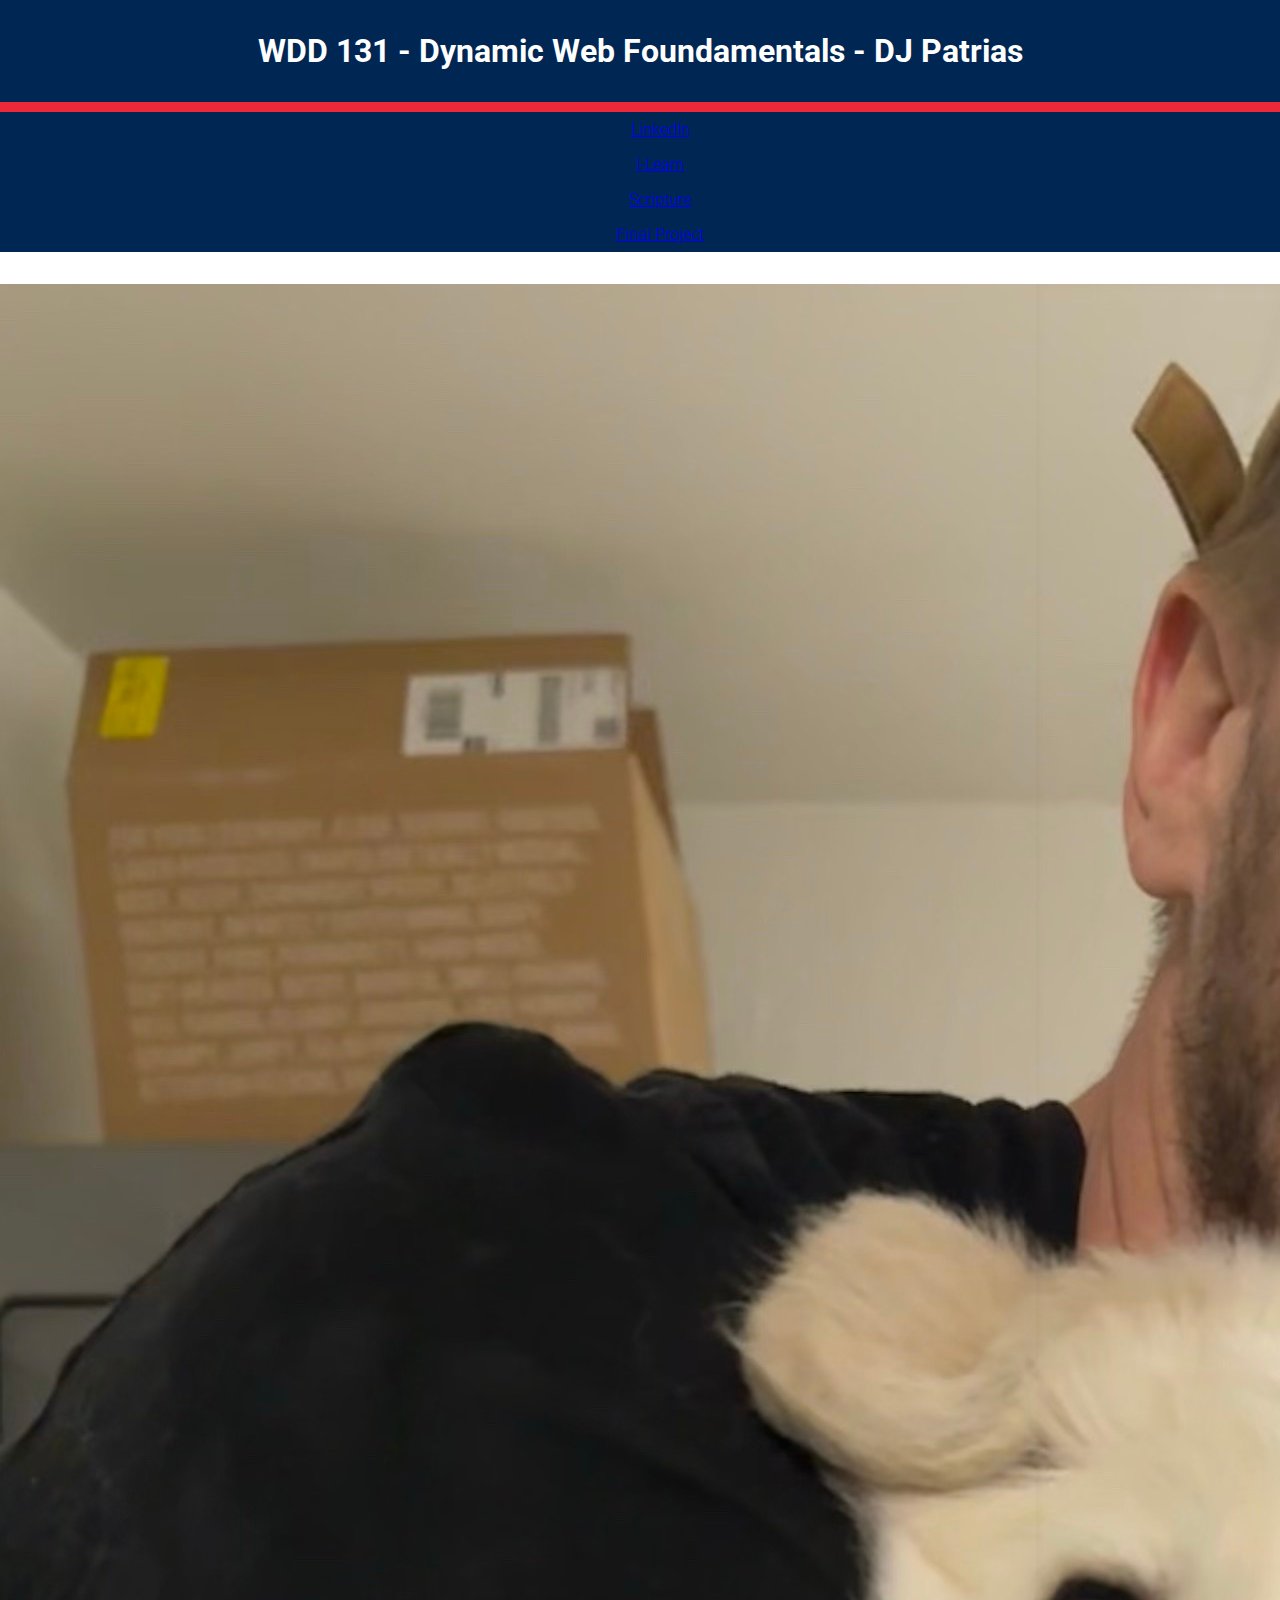
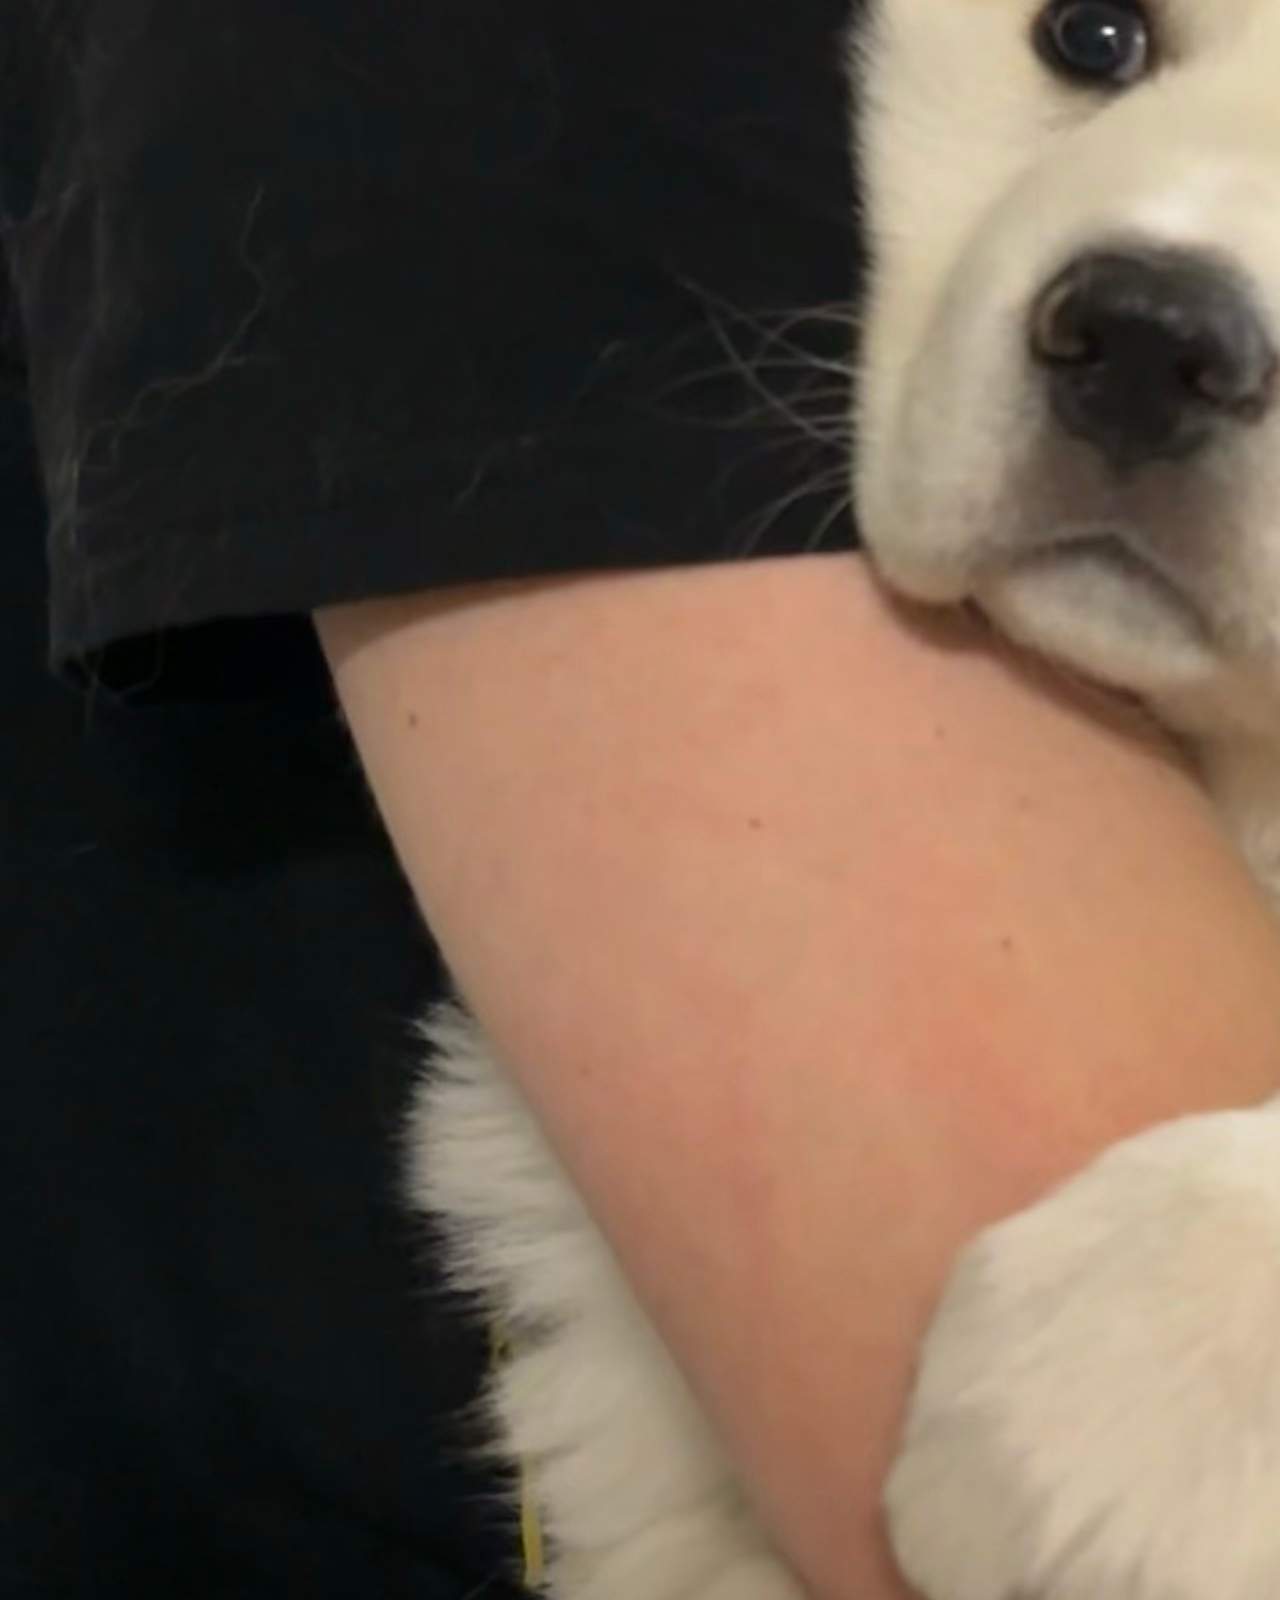
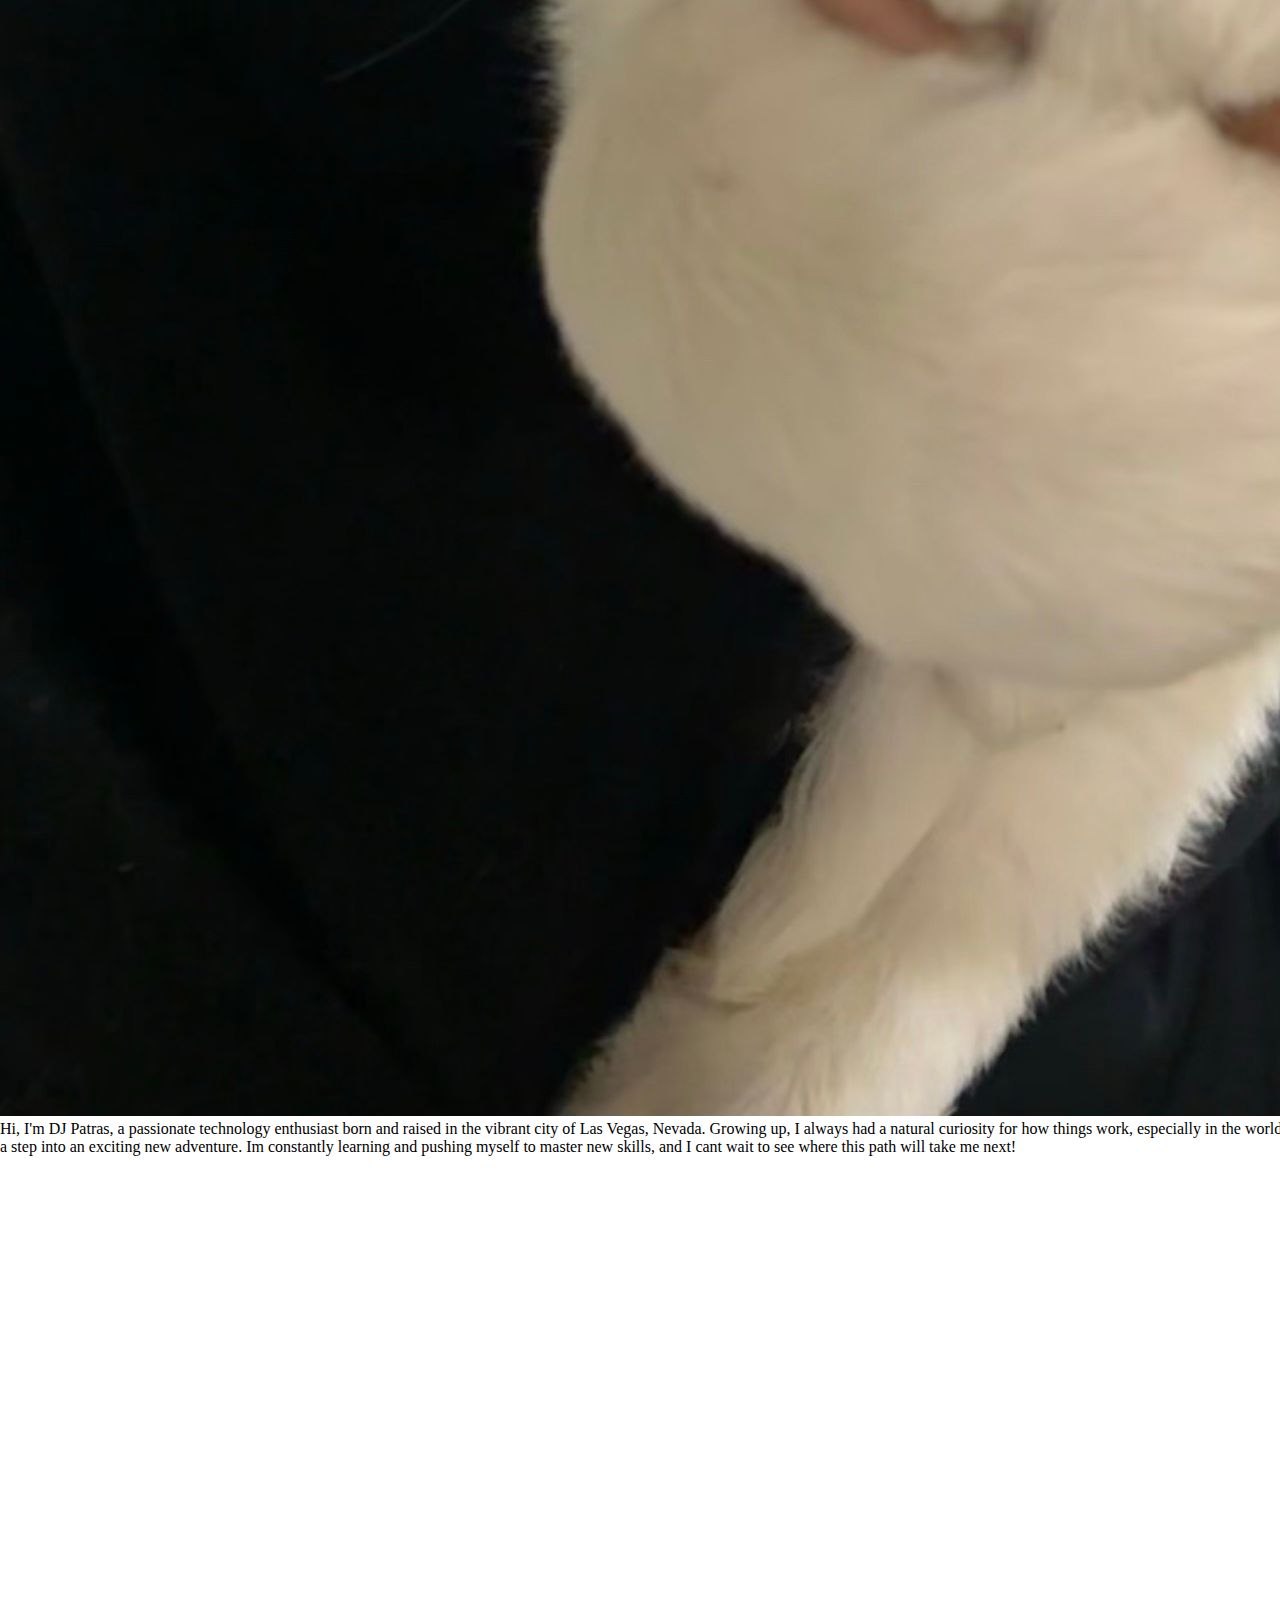
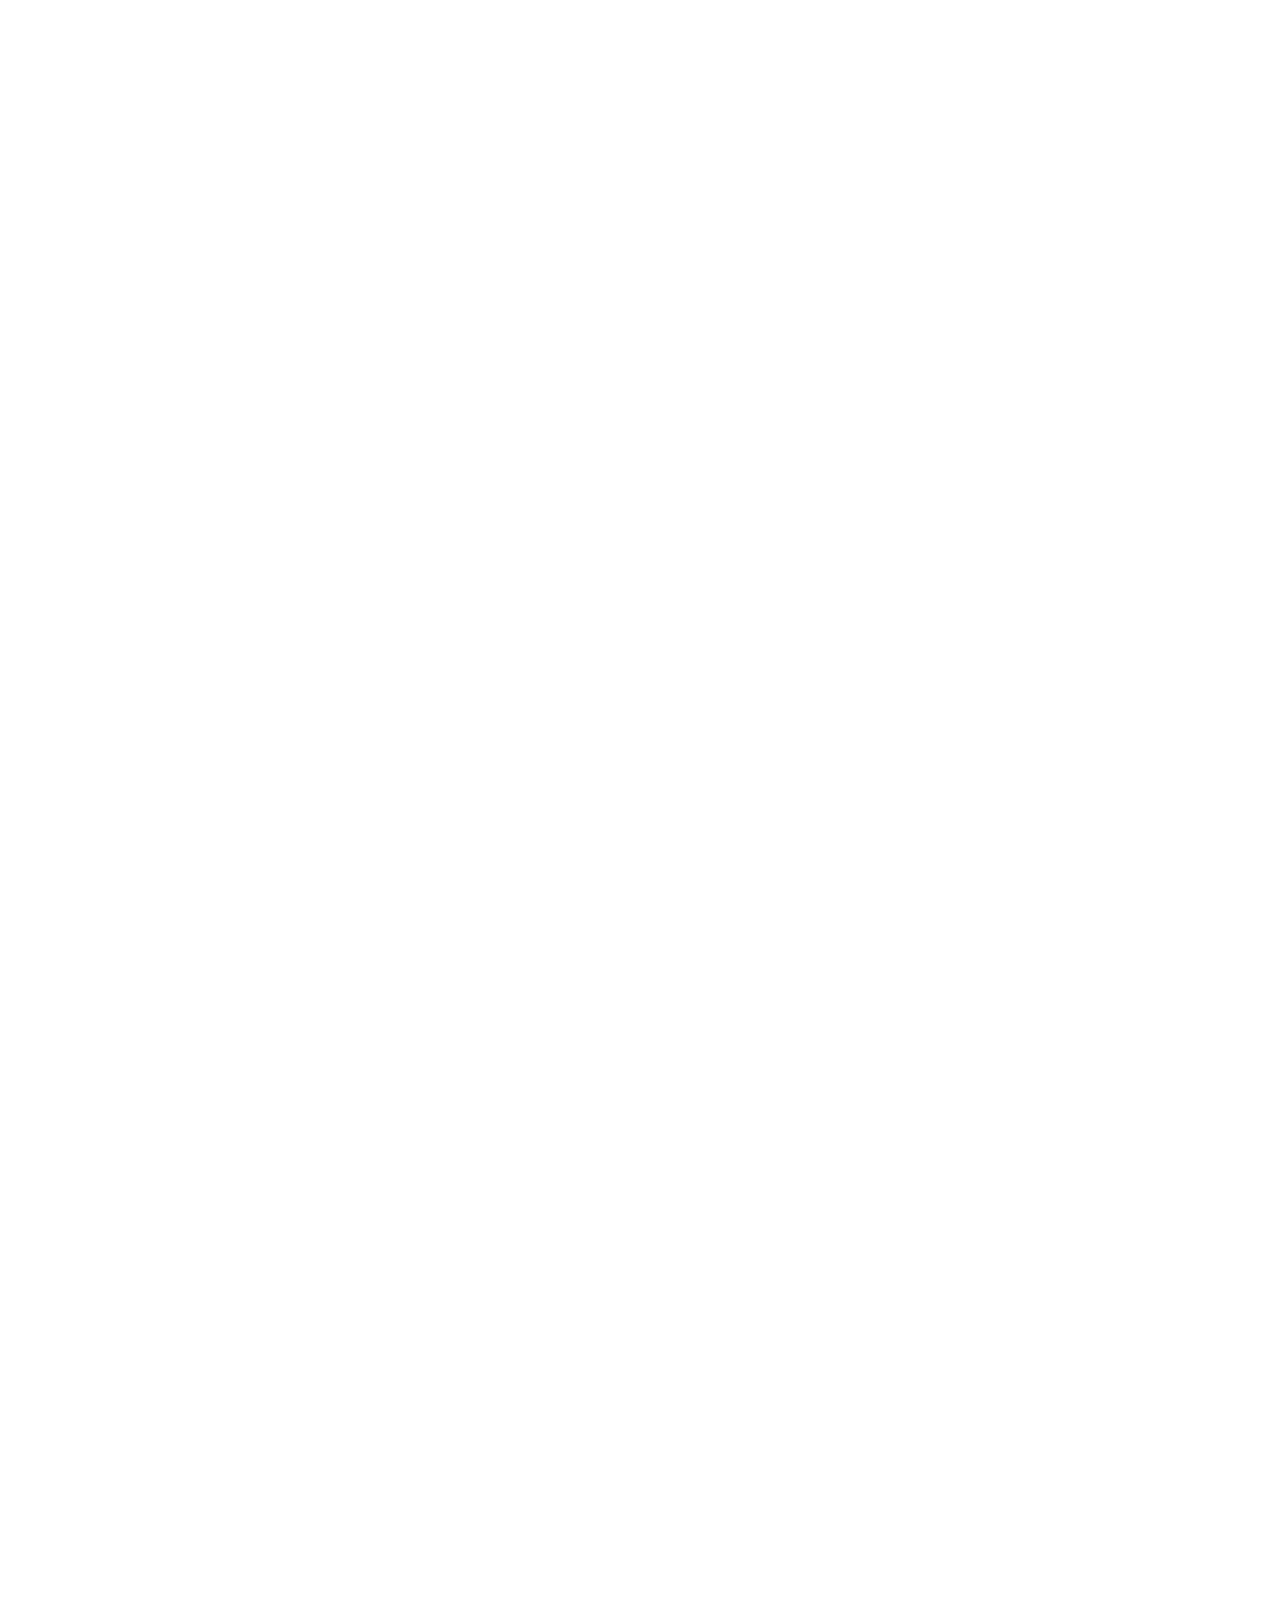
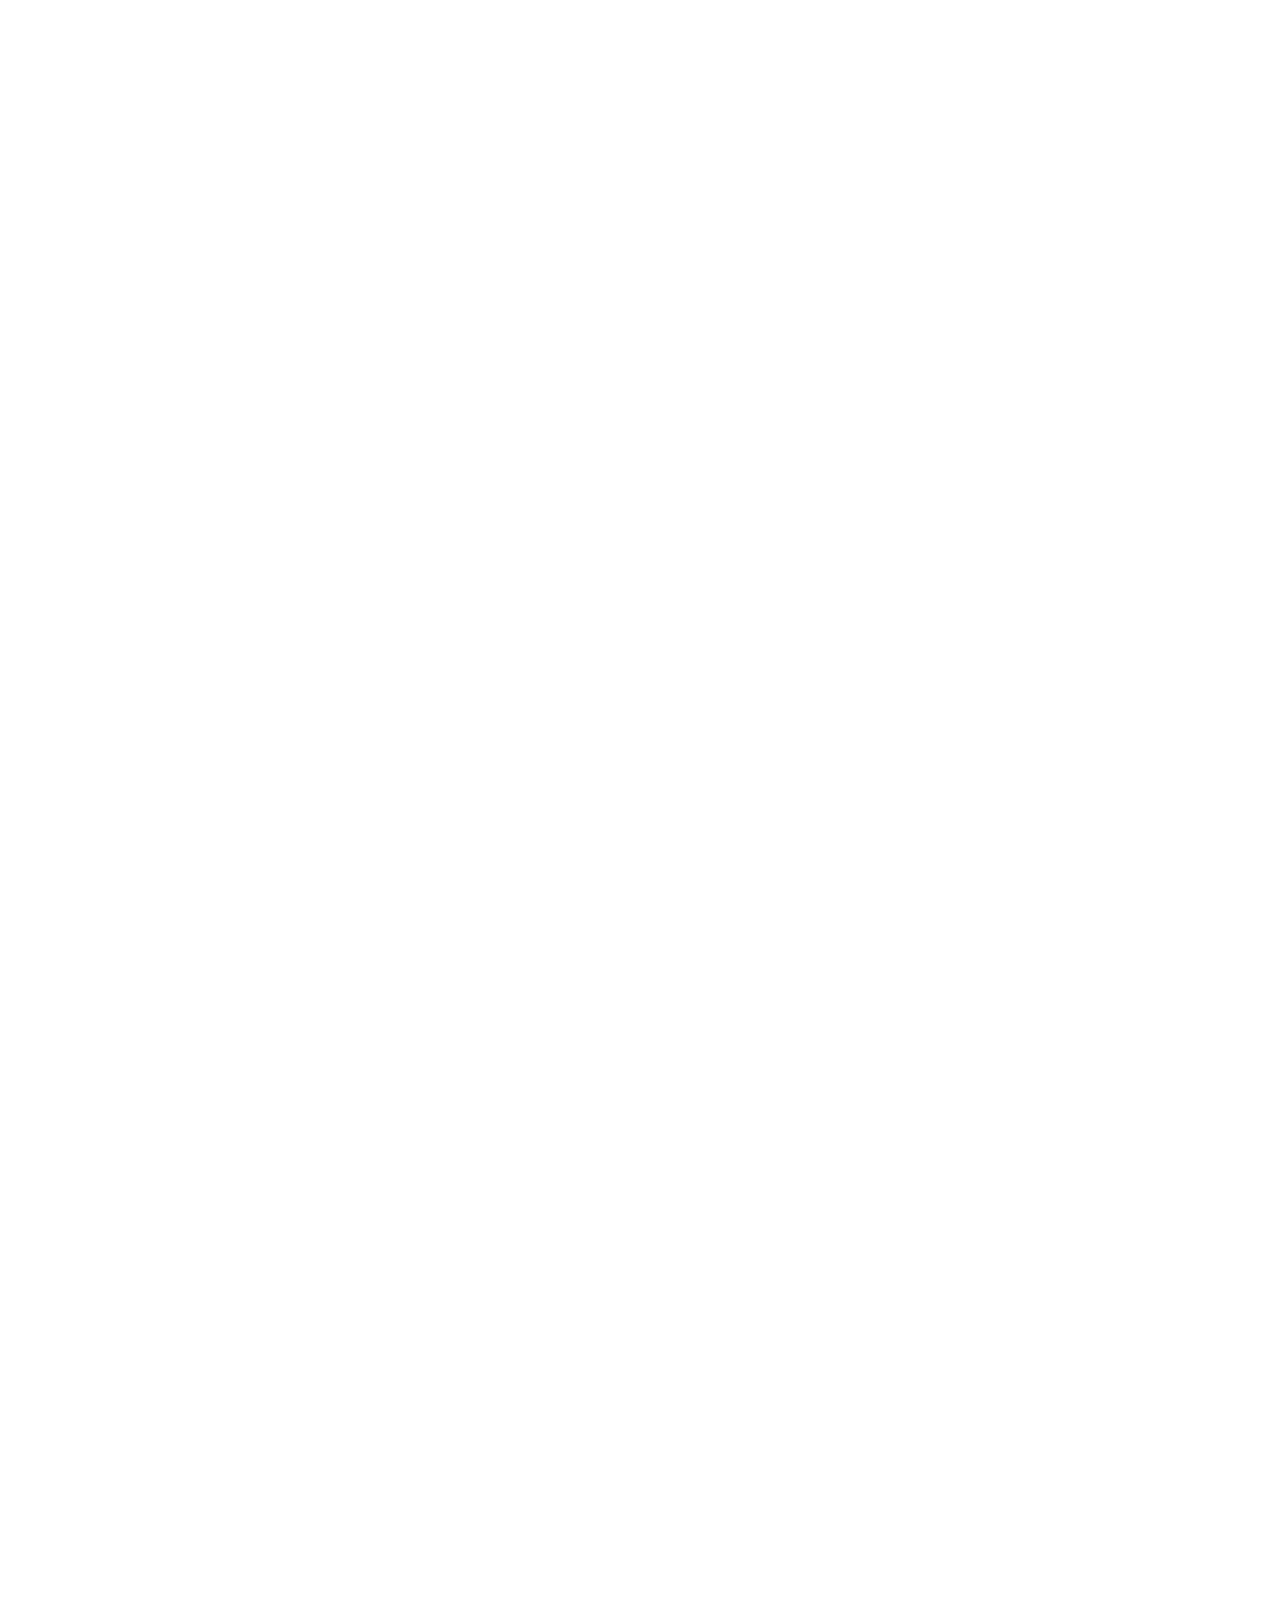
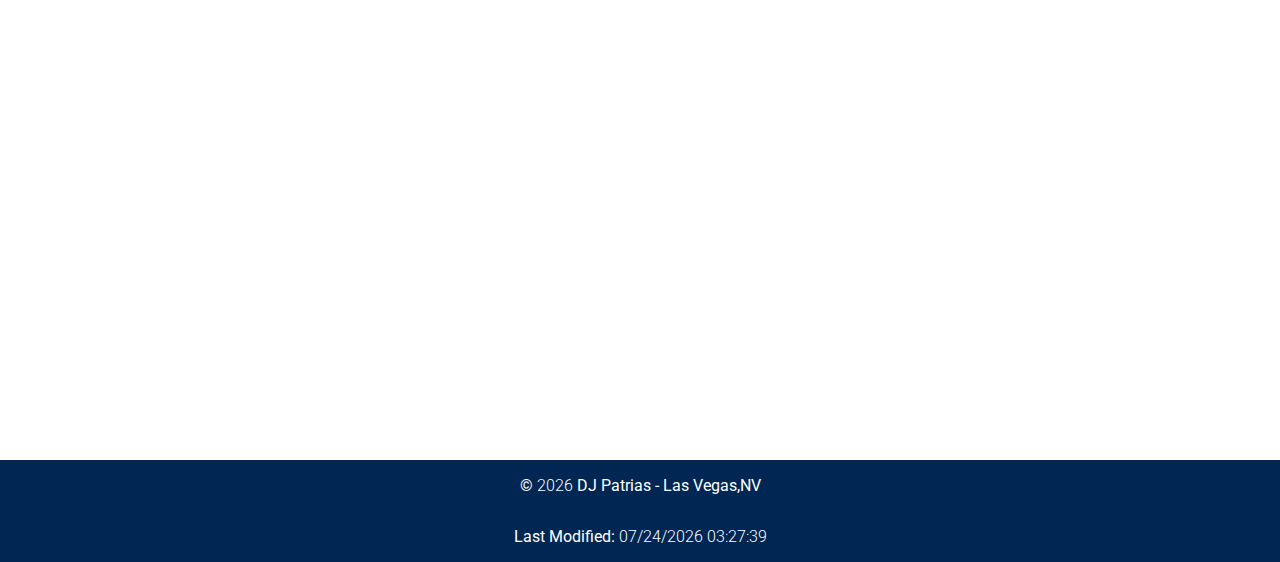
<file: index.html>
<!DOCTYPE html>
<html lang="en">
<head>
    <meta charset="UTF-8">
    <meta name="viewport" content="width=device-width, initial-scale=1.0">
    <title>WDD 131 - Dynamic Web Fundamentals</title>
    <link rel="stylesheet" href="https://fonts.googleapis.com/css2?family=Montserrat:wght@400;700&family=Roboto:wght@400;500&display=swap">
    <link rel="stylesheet" href="styles/place.css">
    <script src="scripts/getdates.js" defer></script>
</head>
<body>
    <header>
        <h1>WDD 131 - Dynamic Web Foundamentals - DJ Patrias</h1>
        <nav>
            <ul>
                <li><a href="https://www.linkedin.com/in/daniel-patrias-4b6385128/">LinkedIn</a></li>
                <li><a href="https://www.byupathway.edu/sign-in">I-Learn</a></li>
                <li><a href="https://www.churchofjesuschrist.org/study/scriptures/gs/faith?lang=eng">Scripture</a></li>
                <li><a href="#">Final Project</a></li>
            </ul>
        </nav>
    </header>

    <main>
        <section id="about">
            <h2>About Me</h2>
            <img src="images/profile.pic.jpeg" alt="DJ Patrias" class="profile-pic">
            <p>Hi, I'm DJ Patras, a passionate technology enthusiast born and raised in the vibrant city of Las Vegas, Nevada. 
                Growing up, I always had a natural curiosity for how things work, especially in the world of gaming and tech. 
                Im a lifelong fan of Dragon Ball Z and love diving into challenging games in my free time. Although I wish I had 
                started my journey into coding earlier, Im thrilled to now be immersing myself in web development, where every line 
                of code feels like a step into an exciting new adventure. Im constantly learning and pushing myself to master new skills, 
                and I cant wait to see where this path will take me next!</p>
        </section>

        <section id="web-resources">
            <h2>Web Dev Resources</h2>
            <ul>
                <li><a href="https://dev.to">Dev.to Community</a></li>
                <li><a href="https://smashingmagazine.com">Smashing Magazine</a></li>
                <li><a href="https://css-tricks.com">CSS Tricks</a></li>
                <li><a href="https://w3schools.com">W3 Schools</a></li>
                <li><a href="https://udemy.com">Udemy</a></li>
                <li><a href="https://byupathway.lds.org">BYU Pathway Worldwide</a></li>
            </ul>
        </section>

        <section class="location">
            <h2>Las Vegas,NV USA</h2>
            <img src="images/american.flag.jpeg" alt="American Flag" class="flag">
            <p> Las Vegas, often known as the "Entertainment Capital of the World," is a city of bright lights, non-stop action, 
                and a thriving tech scene. Famous for its casinos, shows, and incredible energy, its also a hub for innovation 
                and technology in the United States. The U.S., as one of the worlds most influential nations, has a rich history 
                of independence, which began with the Declaration of Independence in 1776. Today, it's not only a leader in global 
                politics and economics, but also in technological advancements, pushing the boundaries of innovation across various fields.</p>
        </section>
    </main>

    <footer>
        <p>&copy; <span id="year"></span> DJ Patrias - Las Vegas,NV</p>
        <p>Last Modified: <span id="last-modified"></span></p>
    </footer>
</body>
</html>
</file>
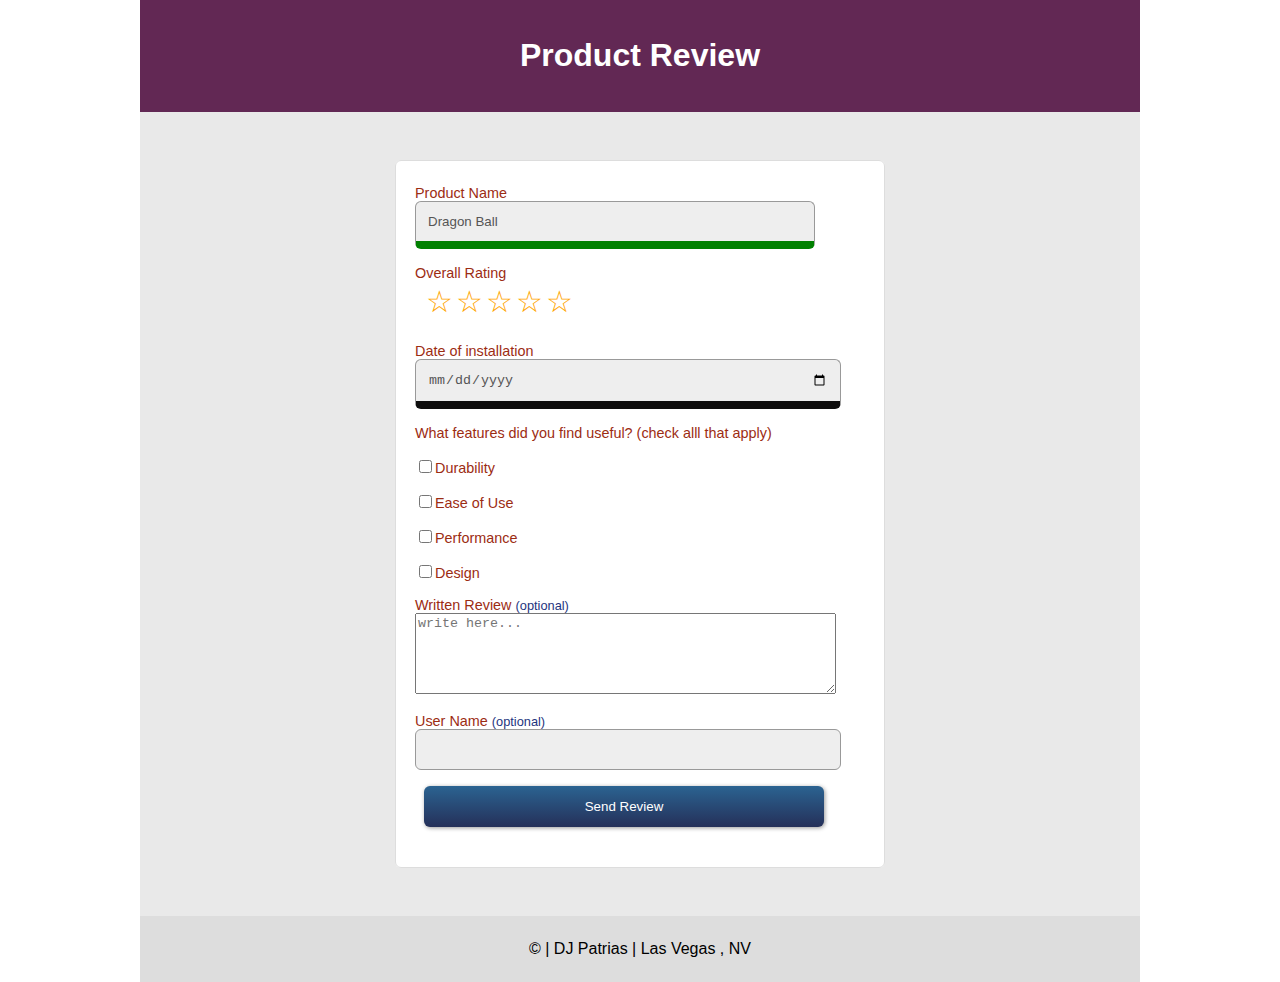
<file: form.html>
<!DOCTYPE html>
<html lang="en">
<head>
    <meta charset="UTF-8">
    <meta name="viewport" content="width=device-width, initial-scale=1.0">
    <title>Product Review</title>
    <meta name="description" content="A product review form page.">
    <meta name="author" content="DJ Patrias">
    <link rel="stylesheet" href="styles/form.css">
    <link rel="preconnect" href="https://fonts.googleapis.com">
    <link rel="preconnect" href="https://fonts.gstatic.com" crossorigin>
    <link href="https://fonts.googleapis.com/css2?family=Roboto:ital,wght@0,100;0,300;0,400;1,100;1,300;1,400&display=swap" rel="stylesheet">
    <script src="scripts/getdates.js" defer></script>
    <script src="scripts/form.js" defer></script>
</head>
<body>
    <header>
        <h1>Product Review</h1>
    </header>
    <main>
        <form action="review.html" method="get" class="wf">
            <fieldset>
                <label>Product Name
                    <select name="product" id="product" required>
                        <option value="" disabled>Select a product... </option>
                    </select>
                </label>
                <label>Overall Rating</label>
                <div class="star-rating">
                    <input type="radio" name="stars" id="star-a" value="5"/>
                    <label for="star-a"></label>
                    <input type="radio" name="stars" id="star-b" value="4"/>
                    <label for="star-b"></label>
                    <input type="radio" name="stars" id="star-c" value="3"/>
                    <label for="star-c"></label>
                    <input type="radio" name="stars" id="star-d" value="2"/>
                    <label for="star-d"></label>
                    <input type="radio" name="stars" id="star-e" value="1"/>
                    <label for="star-e"></label>
                </div>
                <label>Date of installation<input type="date" name="installation" id="installation" required></label>
                <label>What features did you find useful? (check alll that apply)</label>
                <label><input type="checkbox" name="option1" id="option1" value="durability">Durability</label>
                <label><input type="checkbox" name="option2" id="option2" value="easeofuse">Ease of Use</label>
                <label><input type="checkbox" name="option3" id="option3" value="performance">Performance</label>
                <label><input type="checkbox" name="option4" id="option4" value="design">Design</label>
                <label>Written Review <span class="optional">(optional)</span><textarea name="comment" id="comment" cols="50" rows="5" placeholder="write here..."></textarea></label>
                <label>User Name <span class="optional">(optional)</span><input type="text" name="name" id="name"></label>
                <input type="submit" value="Send Review">
            </fieldset>
        </form>
    </main>
    <footer>
        <p>&copy;<span id="currentyear"></span> | DJ Patrias | Las Vegas , NV </p>
        <p id="lastModified"></p>
    </footer>
</body>
</html>
</file>
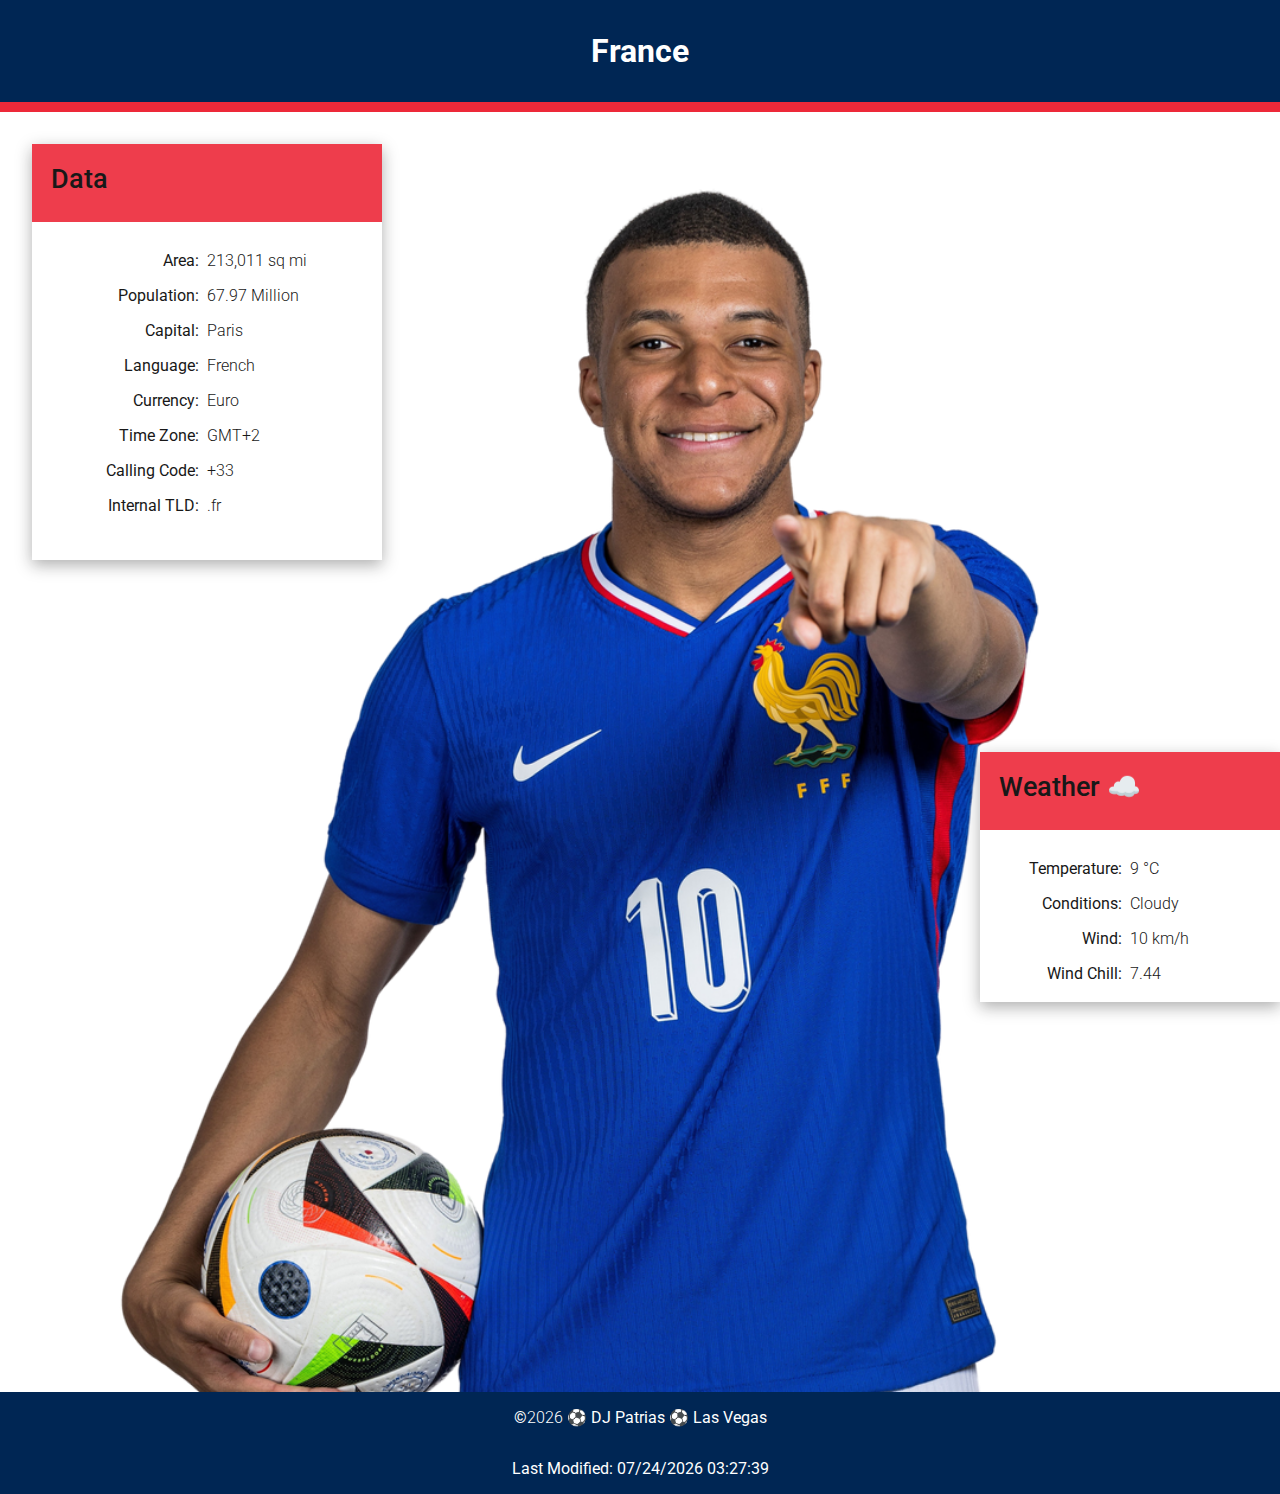
<file: place.html>
<!DOCTYPE html>
<html lang="en">
<head>
    <meta charset="UTF-8">
    <meta name="viewport" content="width=device-width, initial-scale=1.0">
    <title>DJ Patrias - Country Page - WDD 131</title>
    <meta name="description" content="This is the country i have chosen">
    <meta name="author" content="DJ Patrias">
    <link rel="stylesheet" href="styles/place.css">
    <script src="scripts/place.js" defer></script>
    <link rel="preconnect" href="https://fonts.googleapis.com">
    <link rel="preconnect" href="https://fonts.gstatic.com" crossorigin>
    <link href="https://fonts.googleapis.com/css2?family=Roboto:wght@300;400;500;700;900&display=swap" rel="stylesheet">
</head>
<body>
    <header>
        <h1>France</h1>
    </header>
    <main>
        <div class="hero">
            <picture>
                <source srcset="images/mbappe.webp" media="(max-width: 750px)">
                <img src="images/mbappe.webp" alt="Mbappe"> 
            </picture>
        </div>
        <div class="data-box">
            <h2>Data</h2>
            <ul id="data-list">
                <li><strong>Area: </strong></li>
                <li><strong>Population: </strong></li>
                <li><strong>Capital: </strong></li>
                <li><strong>Language: </strong></li>
                <li><strong>Currency: </strong></li>
                <li><strong>Time Zone: </strong></li>
                <li><strong>Calling Code: </strong></li>
                <li><strong>Internal TLD: </strong></li>
            </ul>
            <ul id="data-list2">
                <li>213,011 sq mi</li>
                <li>67.97 Million</li>
                <li>Paris</li>
                <li>French</li>
                <li>Euro</li>
                <li>GMT+2</li>
                <li>+33</li>
                <li>.fr</li>
            </ul>
        </div>
        <div class="weather">
            <h2>Weather </h2>
            <img src="images/weather.svg" alt="weather icon" width="100">
            <ul id="weather-list">
                <li><strong>Temperature: </strong></li>
                <li><strong>Conditions: </strong></li>
                <li><strong>Wind: </strong></li>
                <li><strong>Wind Chill: </strong></li>
            </ul>
            <ul id="weather-list2">
                <li>9 °C</li>
                <li>Cloudy</li>
                <li>10 km/h</li>
                <li><span id="wind-chill"></span></li>
            </ul>
        </div>
    </main>
    <footer>
        <p>

            ©<span id="currentyear"></span>
            ⚽️
          DJ Patrias
            ⚽️

            
            Las Vegas
        </p>
        <p id="lastModified">

        </p>
    </footer>
</body>
</html>
</file>
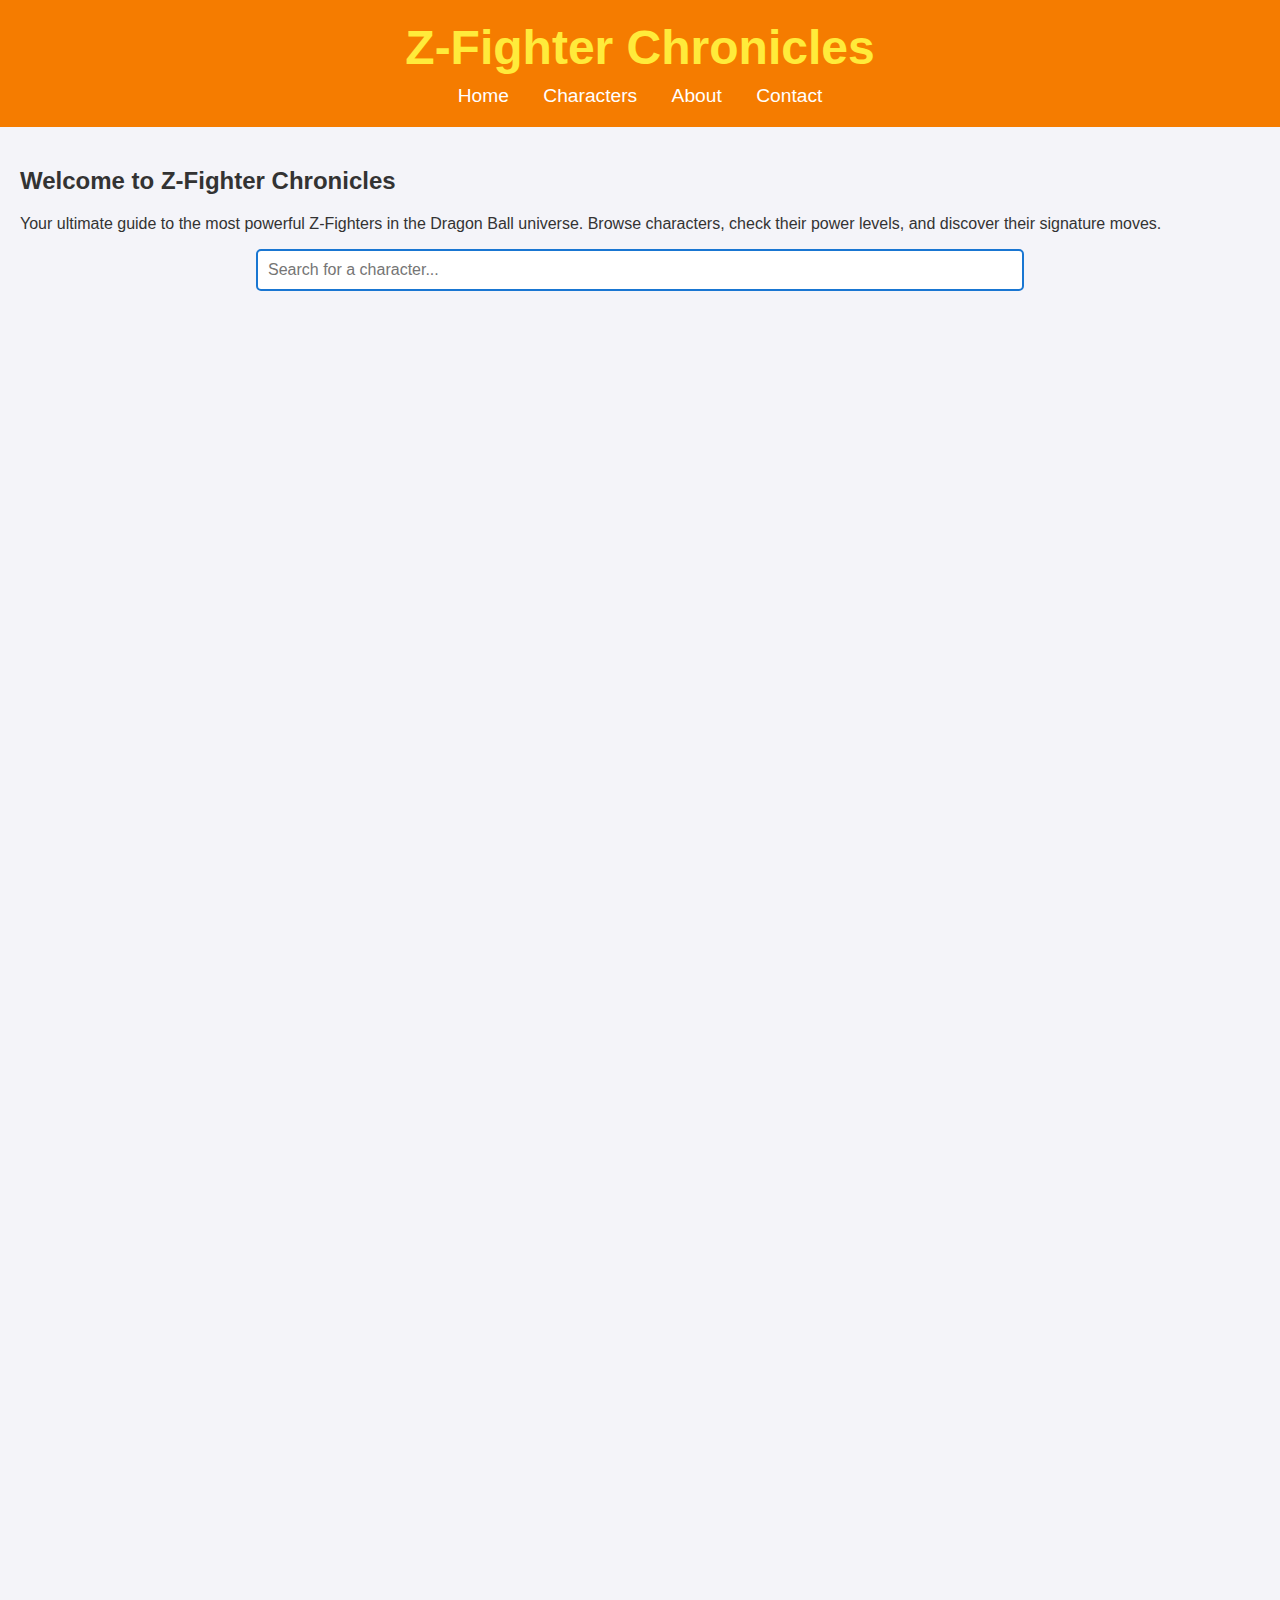
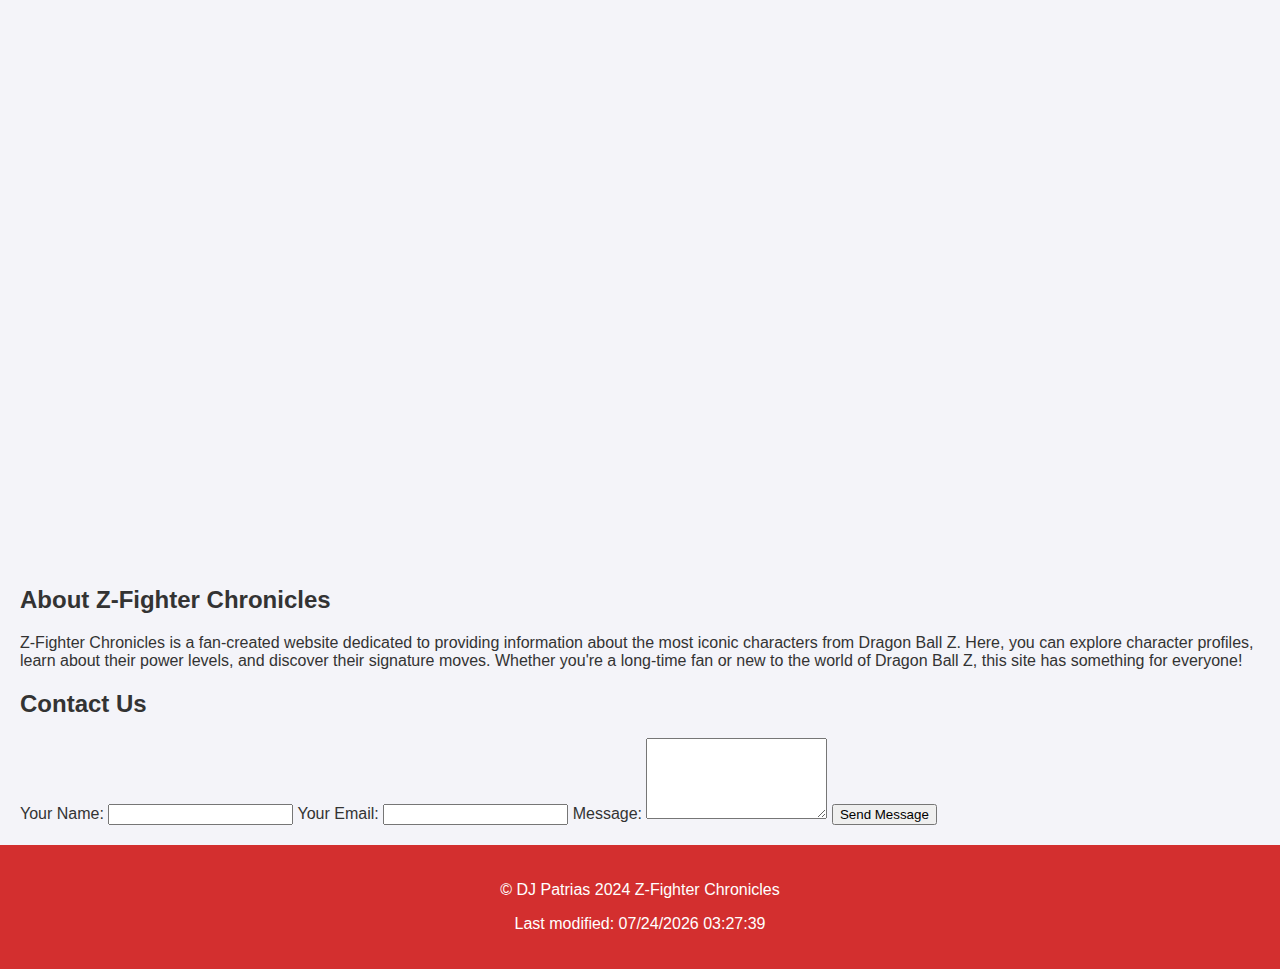
<file: Project/siteplan.html>
<!DOCTYPE html>
<html lang="en">
<head>
    <meta charset="UTF-8">
    <meta name="viewport" content="width=device-width, initial-scale=1.0">
    <title>Z-Fighter Chronicles</title> 
    <link rel="stylesheet" href="zfighter.css">
</head>
<body>

<header>
    <div class="logo">
        <h1>Z-Fighter Chronicles</h1>
    </div>
    <nav class="navbar">
        <a href="#" onclick="showSection('home')">Home</a>
        <a href="#" onclick="showSection('characters')">Characters</a>
        <a href="#" onclick="showSection('about')">About</a>
        <a href="#" onclick="showSection('contact')">Contact</a>
    </nav>
</header>

<main>
    <section id="home" class="section active">
        <h2>Welcome to Z-Fighter Chronicles</h2>
        <p>Your ultimate guide to the most powerful Z-Fighters in the Dragon Ball universe. Browse characters, check their power levels, and discover their signature moves.</p>
    </section>

    
    <section id="characters" class="section">
        <div class="search-section">
            
    <section class="search-section">
        <input type="text" id="searchBar" placeholder="Search for a character..." onkeyup="searchCharacter()">
    </section>

    <section id="characterGrid">
        
        <div class="character-card">
            <img src="../images/goku.jpg" alt="Goku">
            <h2>Goku</h2>
            <p>Power Level: 9,000</p>
            <p>Favorite Move: Kamehameha</p>
        </div>
        <div class="character-card">
            <img src="../images/vegeta.jpg" alt="Vegeta">
            <h2>Vegeta</h2>
            <p>Power Level: 8,800</p>
            <p>Favorite Move: Final Flash</p>
        </div>
        <div class="character-card">
            <img src="../images/piccolo.jpg" alt="Piccolo">
            <h2>Piccolo</h2>
            <p>Power Level: 3,500</p>
            <p>Favorite Move: Special Beam Cannon</p>
        </div>
        <div class="character-card">
            <img src="../images/gohan.jpg" alt="Gohan">
            <h2>Gohan</h2>
            <p>Power Level: 5,500</p>
            <p>Favorite Move: Masenko</p>
        </div>
        <div class="character-card">
            <img src="../images/krillin.jpg" alt="Krillin">
            <h2>Krillin</h2>
            <p>Power Level: 2,000</p>
            <p>Favorite Move: Destructo Disc</p>
        </div>
    
       
        <div class="character-card">
            <img src="../images/trunks.jpg" alt="Trunks">
            <h2>Trunks</h2>
            <p>Power Level: 4,000</p>
            <p>Favorite Move: Burning Attack</p>
        </div>
        <div class="character-card">
            <img src="../images/frieza.jpg" alt="Frieza">
            <h2>Frieza</h2>
            <p>Power Level: 10,000</p>
            <p>Favorite Move: Death Beam</p>
        </div>
        <div class="character-card">
            <img src="../images/cell.jpg" alt="Cell">
            <h2>Cell</h2>
            <p>Power Level: 9,500</p>
            <p>Favorite Move: Solar Kamehameha</p>
        </div>
        <div class="character-card">
            <img src="../images/majinbuu.jpg" alt="Majin Buu">
            <h2>Majin Buu</h2>
            <p>Power Level: 9,800</p>
            <p>Favorite Move: Chocolate Beam</p>
        </div>
        <div class="character-card">
            <img src="../images/broly.jpg" alt="Broly">
            <h2>Broly</h2>
            <p>Power Level: 11,000</p>
            <p>Favorite Move: Eraser Cannon</p>
        </div>
    </div>
    </section>

    <section id="about" class="section">
        <h2>About Z-Fighter Chronicles</h2>
        <p>Z-Fighter Chronicles is a fan-created website dedicated to providing information about the most iconic characters from Dragon Ball Z. Here, you can explore character profiles, learn about their power levels, and discover their signature moves. Whether you're a long-time fan or new to the world of Dragon Ball Z, this site has something for everyone!</p>
    </section>

    
    <section id="contact" class="section">
        <h2>Contact Us</h2>
        <form id="contactForm">
            <label for="name">Your Name:</label>
            <input type="text" id="name" name="name" required>
            
            <label for="email">Your Email:</label>
            <input type="email" id="email" name="email" required>
            
            <label for="message">Message:</label>
            <textarea id="message" name="message" rows="5" required></textarea>
            
            <button type="submit">Send Message</button>
        </form>
    </section>
</main>

<footer>
    <p>© DJ Patrias 2024 Z-Fighter Chronicles</p>
    <div id="lastModified"></div> 
</footer>

<script src="zfighter.js"></script>
</body>
</html>
</file>
<file: styles/place.css>
* {
    margin: 0;
}
:root {
    --french-blue: #002654;
    --french-white: #FFFFFF;
    --french-red: #ED2939;
}
body {
    display: grid;
    grid-template-columns: 1fr;
}
header {
    justify-self: center;
    background-color: var(--french-blue);
    color: var(--french-white);
    width: 350px;
}
h1 {
    text-align: center;
    padding: 2rem;
    font-family: "Roboto", sans-serif;
    font-weight: 700;
}
picture img{ 
    display: block;
    margin-left: auto;
    margin-right: auto;
    width: 350px;
    border-bottom: 10px solid var(--french-red);
}
main {
    display: grid;
    grid-template-columns: 1fr;
    width: 350px;
    margin: 0 auto;
}
h2 {
    text-align: center;
    font-family: "Roboto", sans-serif;
    font-weight: 500;
    font-size: 1.7rem;
}
.data-box {
    display: grid;
    grid-template-columns: 1fr 1fr;
    padding-bottom: 1rem;
}
.data-box h2 {
    padding: 1.2rem;
    padding-bottom: 1.8rem;
    grid-column: 1/3;
}
#data-list, #data-list2 {
    grid-row: 2/3;
}

#data-list li{
    text-align: right;
}
#data-list2 {
    padding-left: 0px;
}
#data-list2 li{
    text-align: left;
    padding-left: 0px;
    margin-left: 0;
}
li {
    text-align: center;
    font-family:"Roboto", sans-serif;
    font-weight: 300;
    list-style: none;
    padding: .5rem;
}
.weather {
    display: grid;
    grid-template-columns: 1fr 1fr;
    justify-self: center;
    padding-bottom: 1rem;
    border-top: 0.5px solid rgb(223, 217, 217);
    width: 100%;
}
#weather-icon {
    display: none;
}
.weather h2 {
    padding-top: 1rem;
    grid-column: 1/3;
    grid-row: 1/2;
}
.weather img {
    justify-self: center;
    grid-column: 1/3;
    grid-row: 2/3;
    padding: 1.2rem;
}
#weather-list, #weather-list2 {
    grid-row: 3/4;
}
#weather-list li{
    text-align: right;
}
#weather-list2 {
    padding-left: 0;
}
#weather-list2 li {
    padding-left: 0;
    text-align: left;
}
span {
    font-family: "Roboto", sans-serif;
    font-weight: 300;
}
footer {
    text-align: center;
    background-color: var(--french-blue);
    width: 350px;
    justify-self: center;
    align-self: center;
}
footer p {
    font-family: "Roboto", sans-serif;
    font-weight: 400;
    padding: 1rem;
    color: var(--french-white);
}


@media screen and (min-width: 750px) 
{
    header {
        width: 100vw;
        height: auto;
    }
    h1 {
        border-bottom: 10px solid var(--french-red);
    }
    main {
        width: 100vw;
        height: auto;
        grid-template-columns: 1fr 1fr 1fr 1fr;
        grid-template-rows: 1fr 1fr;
    }
    .hero {
        grid-column:1/5;
        grid-row: 1/3;
    }
    picture img {
        border-bottom: 0px solid white;
        width: 100vw;
        height: auto;
        margin: 0;
        padding: 0;
    }
    .data-box {
        grid-column: 1/2;
        grid-row: 1/2;
        margin: 2rem;
        width: 350px;
        height: 400px;
        background-color: var(--french-white);
        opacity: 0.9;
        box-shadow: rgba(0, 0, 0, 0.35) 0px 5px 15px;
    }
    .data-box h2 {
        background-color: var(--french-red);
        opacity: 1;
        text-align: left;
        height: 30px;
    }
    .weather {
        background-color: var(--french-white);
        grid-column: 4/5;
        grid-row: 2/3;
        border-top: 0px;
        padding: 0;
        height: 250px;
        width: 300px;
        opacity: 0.9;
        box-shadow: rgba(0, 0, 0, 0.35) 0px 5px 15px;
    }
    .weather h2 {
        background-color: var(--french-red);
        text-align: left;
        padding: 1.2rem;
        height: 40px;
    }
    .weather h2::after {
        content: "☁️"
    }
    #weather-icon {
        display: inline;
    }
    .weather img {
        display: none;
        padding: 0;
    }

    footer {
        width: 100%;
        height: auto;
        margin: 0;
    }

}
</file>
<file: styles/form.css>
body {
    font-size: 16px;
    font-family: Verdana, sans-serif;
    max-width: 1000px;
    margin: auto;
}

header {
    background-color: #622854;
    padding: 1rem;
    text-align: center;
}

h1 {
    color: #fff;
}

main {
    padding: 1rem 2%;
    min-height: 20rem;
    background-color: #e9e9e9;
}

footer {
    background-color: #ddd;
    padding: .5rem 2%;
    text-align: center;
}



.wf fieldset {
    margin: 2rem auto;
    border: 1px solid #ddd;
    border-radius: 6px;
    padding: .5rem 2%;
    max-width: 450px;
    background-color: #fff;
}

.wf label:not(.star-rating label) {
    display: block;
    padding-top: 1rem;
    color: #9c2c13;
    font-size: .9rem;
}

.wf input[type="text"],
.wf input[type="date"],
.wf select
{
    background-color: #eee;
    display: block;
    border: 1px solid #999;
    border-radius: 6px;
    padding: .75rem;
    color: #555;
    width: 100%;
    max-width: 400px;
    appearance: none;
}

.wf input[type="submit"] {
    border: none;
    background-image: linear-gradient(#2b6391, #253059);
    color: #fff;
    border-radius: 6px;
    padding: .8rem;
    width: 96%;
    max-width: 400px;
    margin: 1rem 2% 2rem 2%;
    box-shadow: 1px 1px 4px #999;
}
.wf input[type="submit"]:hover {
    text-shadow: 1px 1px 1rem #eee;
}

.wf input[type="submit"]:active {
    background-image: linear-gradient(#253059, #2b6391);
}

.wf input:required, select:required {
    border-bottom: solid 8px rgb(14, 13, 13);
}

.wf input:required:valid, select:required:valid {
    border-bottom: solid 8px green;
}

.optional {
    font-size: .8rem;
    color: #1e357e;
}




.star-rating {
    display: flex;
    width: 160px;
    flex-direction: row-reverse;
    margin: .5rem auto;
    position: relative;
    right: 9rem;
  }
 
  .star-rating input {
    display: none;
  }
  
  .star-rating > label {
    width: 30px;
    height: 30px;
    font-size: 30px;
    transition: 0.2s ease;
    color: orange;
  }
  
  .star-rating label:hover {
    color: #ff69b4;
    transition: 0.2s ease;
  }
  
  
  
  .star-rating label::before {
    content: '\2606';
    position: absolute;
    top: 0px;
    line-height: 26px;
  }
  
  .star-rating input:checked ~ label:before {
    content:'\2605';
  }
</file>
<file: Project/zfighter.css>
/* General Styles */
body {
    font-family: 'Roboto', sans-serif;
    background-color: #f4f4f9;
    color: #333;
    margin: 0;
    padding: 0;
}

/* Header and Navbar */
header {
    background-color: #F57C00;
    padding: 20px;
    text-align: center;
}

.logo h1 {
    font-family: 'Bebas Neue', sans-serif;
    color: #FFEB3B;
    font-size: 3rem;
    margin: 0;
}

.navbar {
    margin-top: 10px;
}

.navbar a {
    color: white;
    text-decoration: none;
    margin: 0 15px;
    font-size: 1.2rem;
}

.navbar a:hover {
    color: #FFEB3B;
}

/* Main Section */
main {
    padding: 20px;
}

.search-section {
    text-align: center;
    margin-bottom: 30px;
}

#searchBar {
    width: 60%;
    padding: 10px;
    font-size: 16px;
    border: 2px solid #1976D2;
    border-radius: 5px;
}

#searchBar:focus {
    border-color: #F57C00;
    outline: none;
    box-shadow: 0 0 10px rgba(245, 124, 0, 0.5);
}

/* Character Cards Grid */
#characterGrid {
    display: flex;
    flex-wrap: wrap;
    justify-content: center;
    gap: 20px;
}

.character-card {
    background-color: #fff;
    border-radius: 10px;
    box-shadow: 0 4px 6px rgba(0, 0, 0, 0.1);
    padding: 20px;
    width: 200px;
    text-align: center;
    opacity: 0;
    transform: scale(0.8);
    transition: transform 0.3s ease, opacity 0.3s ease;
}

.character-card.show {
    animation: fadeInScale 0.3s ease forwards;
}

@keyframes fadeInScale {
    0% {
        opacity: 0;
        transform: scale(0.8);
    }
    100% {
        opacity: 1;
        transform: scale(1);
    }
}

.character-card img {
    width: 100%;
    height: auto;
    border-radius: 8px;
    margin-bottom: 15px;
}

/* Footer */
footer {
    background-color: #D32F2F;
    padding: 20px;
    text-align: center;
    color: white;
}

footer #lastModified {
    margin-top: 10px;
}
</file>
